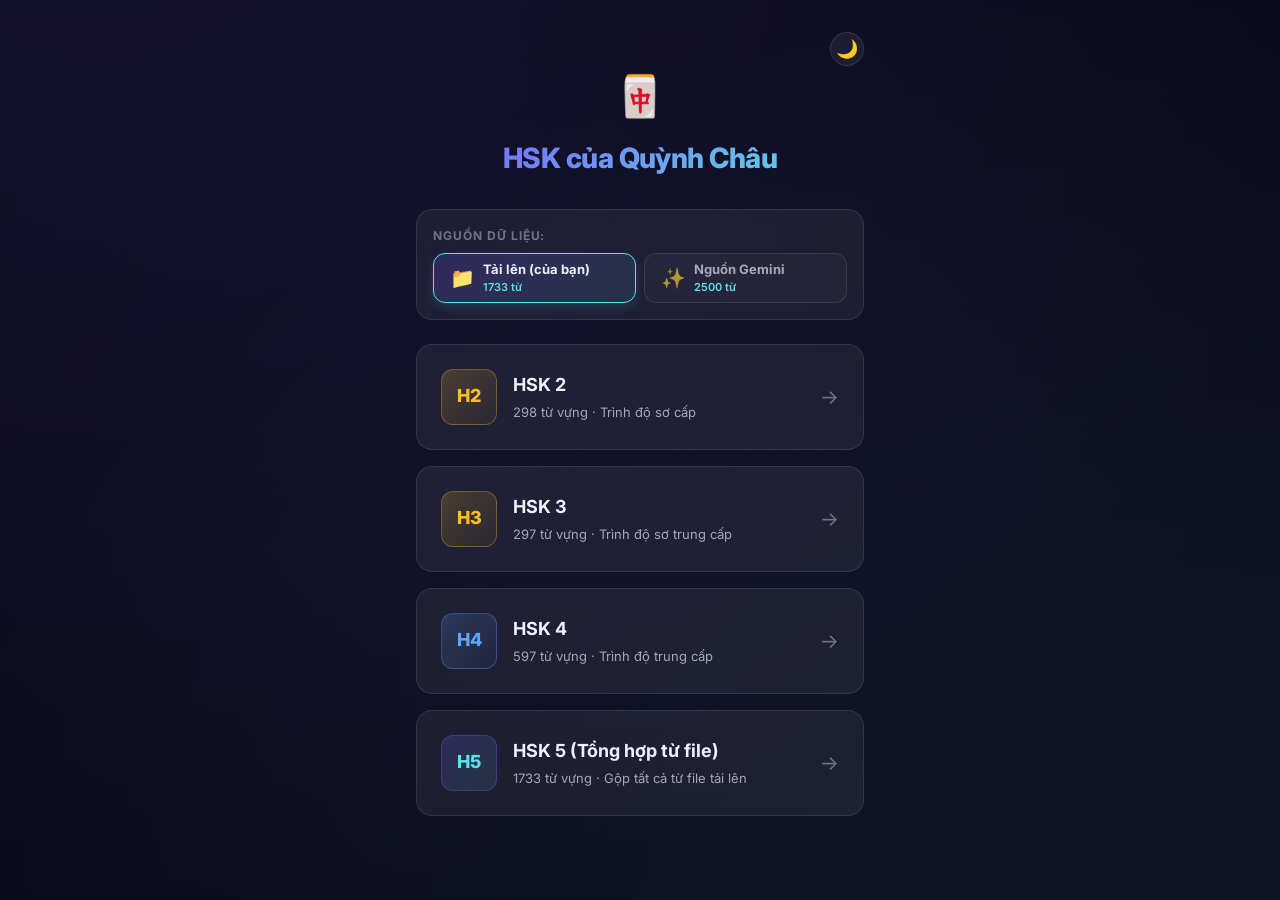
<file: index.html>
<!DOCTYPE html>
<html lang="vi">
<head>
  <meta charset="UTF-8">
  <meta name="viewport" content="width=device-width, initial-scale=1.0, maximum-scale=1.0, user-scalable=no">
  <meta name="description" content="Ứng dụng luyện từ vựng HSK - Học tiếng Trung qua quiz tương tác">
  <title>HSK Quiz - Luyện Từ Vựng Tiếng Trung</title>
  <link rel="stylesheet" href="styles.css">
  <link rel="icon" href="data:image/svg+xml,<svg xmlns='http://www.w3.org/2000/svg' viewBox='0 0 100 100'><text y='.9em' font-size='90'>🀄</text></svg>">
  <script src="theme.js"></script>
</head>
<body>
  <div class="app-container">
    <header class="app-header" style="position: relative;">
      <button class="theme-toggle-btn" onclick="toggleTheme()" id="theme-btn" style="position: absolute; right: 0; top: var(--space-md);">☀️</button>
      <div class="app-logo">🀄</div>
      <h1 class="app-title">HSK của Quỳnh Châu</h1>
    </header>

    <main>
      <!-- Active Session Banner -->
      <div class="active-session-banner hidden" id="active-session-banner">
        <div class="active-session-header">
          <span class="active-session-badge">🎮 Lượt chơi dở</span>
          <span class="history-date" id="session-time-label"></span>
        </div>
        <div class="active-session-details" id="active-session-details">
          <!-- HSK 5 • Câu 14 (11 Đúng / 3 Sai) -->
        </div>
        <div class="active-session-actions">
          <button class="btn-primary btn-sm" onclick="resumeActiveSession()">▶️ Tiếp tục chơi</button>
          <button class="btn-secondary btn-sm" onclick="discardActiveSession()">✖️ Xóa lượt này</button>
        </div>
      </div>

      <!-- Data Source Selector -->
      <div class="source-selector-container">
        <div class="source-selector-title">Nguồn dữ liệu:</div>
        <div class="source-tabs">
          <button class="source-tab active" id="tab-custom" onclick="selectSource('custom')">
            <span class="source-tab-icon">📁</span>
            <div class="source-tab-info">
              <span class="source-tab-name">Tải lên (của bạn)</span>
              <span class="source-tab-desc" id="custom-count-label">1,733 từ</span>
            </div>
          </button>
          <button class="source-tab" id="tab-gemini" onclick="selectSource('gemini')">
            <span class="source-tab-icon">✨</span>
            <div class="source-tab-info">
              <span class="source-tab-name">Nguồn Gemini</span>
              <span class="source-tab-desc" id="gemini-count-label">2,176 từ</span>
            </div>
          </button>
        </div>
      </div>

      <!-- Level Cards -->
      <div class="level-grid" id="level-grid">
        <a class="level-card" href="#" onclick="navigateToQuiz('hsk2'); return false;" id="hsk2-card">
          <div class="level-badge hsk3">H2</div>
          <div class="level-info">
            <div class="level-name">HSK 2</div>
            <div class="level-desc" id="hsk2-desc">Trình độ sơ cấp</div>
          </div>
          <span class="level-arrow">→</span>
        </a>

        <a class="level-card" href="#" onclick="navigateToQuiz('hsk3'); return false;" id="hsk3-card">
          <div class="level-badge hsk3">H3</div>
          <div class="level-info">
            <div class="level-name">HSK 3</div>
            <div class="level-desc" id="hsk3-desc">Trình độ sơ trung cấp</div>
          </div>
          <span class="level-arrow">→</span>
        </a>

        <a class="level-card" href="#" onclick="navigateToQuiz('hsk4'); return false;" id="hsk4-card">
          <div class="level-badge hsk4">H4</div>
          <div class="level-info">
            <div class="level-name">HSK 4</div>
            <div class="level-desc" id="hsk4-desc">Trình độ trung cấp</div>
          </div>
          <span class="level-arrow">→</span>
        </a>

        <a class="level-card" href="#" onclick="navigateToQuiz('hsk5'); return false;" id="hsk5-card">
          <div class="level-badge hsk5">H5</div>
          <div class="level-info">
            <div class="level-name" id="hsk5-title">HSK 5 (Tổng hợp)</div>
            <div class="level-desc" id="hsk5-desc">Tất cả từ vựng · Trình độ cao cấp</div>
          </div>
          <span class="level-arrow">→</span>
        </a>
      </div>
    </main>
  </div>

  <script src="vocab_data.js"></script>
  <script src="gemini_hsk5_data.js"></script>
  <script>
    let activeSource = localStorage.getItem('hsk_data_source') || 'custom';

    function selectSource(source) {
      activeSource = source;
      localStorage.setItem('hsk_data_source', source);

      document.getElementById('tab-custom').classList.toggle('active', source === 'custom');
      document.getElementById('tab-gemini').classList.toggle('active', source === 'gemini');

      updateLevelDescriptions();
    }

    function updateLevelDescriptions() {
      if (activeSource === 'gemini') {
        document.getElementById('hsk5-title').textContent = 'HSK 5 (Nguồn Gemini)';
        if (typeof GEMINI_HSK5_DATA !== 'undefined') {
          document.getElementById('hsk5-desc').textContent = GEMINI_HSK5_DATA.length + ' từ vựng · HSK 5 Chuẩn từ Gemini';
        }
      } else {
        document.getElementById('hsk5-title').textContent = 'HSK 5 (Tổng hợp từ file)';
        if (typeof ALL_DATA !== 'undefined') {
          document.getElementById('hsk5-desc').textContent = ALL_DATA.length + ' từ vựng · Gộp tất cả từ file tải lên';
        }
      }

      if (typeof HSK2_DATA !== 'undefined') {
        document.getElementById('hsk2-desc').textContent = HSK2_DATA.length + ' từ vựng · Trình độ sơ cấp';
      }
      if (typeof HSK3_DATA !== 'undefined') {
        document.getElementById('hsk3-desc').textContent = HSK3_DATA.length + ' từ vựng · Trình độ sơ trung cấp';
      }
      if (typeof HSK4_DATA !== 'undefined') {
        document.getElementById('hsk4-desc').textContent = HSK4_DATA.length + ' từ vựng · Trình độ trung cấp';
      }
    }

    function navigateToQuiz(level) {
      window.location.href = `quiz.html?level=${level}&source=${activeSource}`;
    }

    function checkActiveSession() {
      try {
        const raw = localStorage.getItem('hsk_active_session');
        if (!raw) return;
        const data = JSON.parse(raw);
        if (data && data.questionCount > 0) {
          const banner = document.getElementById('active-session-banner');
          const details = document.getElementById('active-session-details');
          const timeLabel = document.getElementById('session-time-label');

          const levelName = data.level ? data.level.toUpperCase() : 'HSK';
          const sourceName = data.source === 'gemini' ? 'Gemini' : 'File tải lên';
          
          details.textContent = `${levelName} (${sourceName}) • Câu thứ ${data.questionCount} (${data.correctCount} Đúng / ${data.incorrectCount} Sai)`;
          
          if (data.lastUpdated) {
            const d = new Date(data.lastUpdated);
            timeLabel.textContent = `${d.getHours()}:${d.getMinutes() < 10 ? '0' : ''}${d.getMinutes()}`;
          }

          banner.classList.remove('hidden');
        }
      } catch (e) {
        console.error('Error checking active session:', e);
      }
    }

    function resumeActiveSession() {
      const raw = localStorage.getItem('hsk_active_session');
      if (raw) {
        const data = JSON.parse(raw);
        window.location.href = `quiz.html?level=${data.level || 'hsk5'}&source=${data.source || 'custom'}&resume=1`;
      }
    }

    function discardActiveSession() {
      localStorage.removeItem('hsk_active_session');
      document.getElementById('active-session-banner').classList.add('hidden');
    }

    document.addEventListener('DOMContentLoaded', () => {
      // Set initial counts in source selector tabs
      if (typeof ALL_DATA !== 'undefined') {
        document.getElementById('custom-count-label').textContent = ALL_DATA.length + ' từ';
      }
      if (typeof GEMINI_HSK5_DATA !== 'undefined') {
        document.getElementById('gemini-count-label').textContent = GEMINI_HSK5_DATA.length + ' từ';
      }
      selectSource(activeSource);
      checkActiveSession();
    });
  </script>
</body>
</html>
</file>
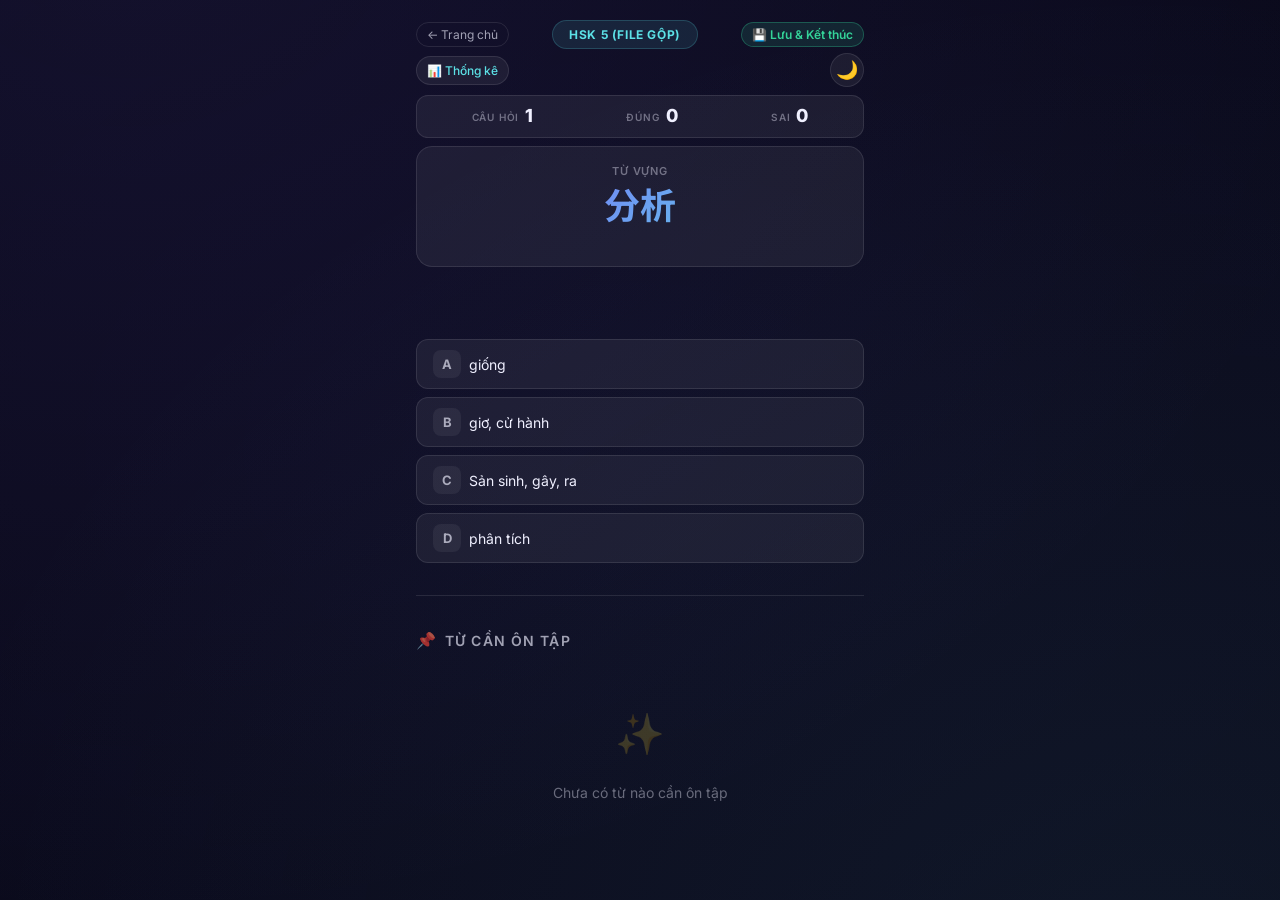
<file: quiz.html>
<!DOCTYPE html>
<html lang="vi">
<head>
  <meta charset="UTF-8">
  <meta name="viewport" content="width=device-width, initial-scale=1.0, maximum-scale=1.0, user-scalable=no">
  <meta name="description" content="Quiz từ vựng HSK - Luyện tập từ vựng tiếng Trung">
  <title>HSK Quiz - Luyện Từ Vựng</title>
  <link rel="stylesheet" href="styles.css">
  <link rel="icon" href="data:image/svg+xml,<svg xmlns='http://www.w3.org/2000/svg' viewBox='0 0 100 100'><text y='.9em' font-size='90'>🀄</text></svg>">
  <script src="theme.js"></script>
</head>
<body>
  <div class="app-container">
    <!-- Header -->
    <div class="quiz-header">
      <button class="back-btn" onclick="window.location.href='index.html'" id="back-btn">
        ← Trang chủ
      </button>
      <span class="quiz-level-badge" id="quiz-level-badge">HSK 5</span>
      <button class="btn-save-session" onclick="finishAndSaveSession()" id="save-session-btn" title="Lưu phiên chơi vào lịch sử">
        💾 Lưu & Kết thúc
      </button>
      <a class="stats-link" href="stats.html" id="stats-link">
        📊 Thống kê
      </a>
      <button class="theme-toggle-btn" onclick="toggleTheme()" id="theme-btn">☀️</button>
    </div>

    <!-- Quiz Area -->
    <div id="quiz-area">
      <!-- Score Bar -->
      <div class="score-bar" id="score-bar">
        <div class="score-item">
          <span class="score-label">Câu hỏi</span>
          <span class="score-value" id="question-number">1</span>
        </div>
        <div class="score-item">
          <span class="score-label">Đúng</span>
          <span class="score-value correct-text" id="correct-count">0</span>
        </div>
        <div class="score-item">
          <span class="score-label">Sai</span>
          <span class="score-value incorrect-text" id="incorrect-count">0</span>
        </div>
      </div>

      <!-- Question -->
      <div class="question-card" id="question-card">
        <div class="question-label">Từ vựng</div>
        <div class="question-chinese" id="question-chinese">汉字</div>
        <div class="question-pinyin" id="question-pinyin">pīnyīn</div>
        <div class="question-type" id="question-type"></div>
      </div>

      <!-- Feedback + Next -->
      <div class="feedback-row" id="feedback-row">
        <div class="feedback" id="feedback"></div>
        <button class="btn-next hidden" id="next-btn" onclick="nextQuestion()">Tiếp →</button>
      </div>

      <!-- Choices -->
      <div class="choices-grid" id="choices-grid">
        <button class="choice-btn" id="choice-0" onclick="selectAnswer(0)">
          <span class="choice-letter">A</span>
          <span class="choice-text" id="choice-text-0"></span>
        </button>
        <button class="choice-btn" id="choice-1" onclick="selectAnswer(1)">
          <span class="choice-letter">B</span>
          <span class="choice-text" id="choice-text-1"></span>
        </button>
        <button class="choice-btn" id="choice-2" onclick="selectAnswer(2)">
          <span class="choice-letter">C</span>
          <span class="choice-text" id="choice-text-2"></span>
        </button>
        <button class="choice-btn" id="choice-3" onclick="selectAnswer(3)">
          <span class="choice-letter">D</span>
          <span class="choice-text" id="choice-text-3"></span>
        </button>
      </div>


    </div>

    <!-- Divider -->
    <div class="divider"></div>

    <!-- Marked Words Section -->
    <div class="marked-section" id="marked-section">
      <div class="section-title">
        <span class="icon">📌</span>
        Từ cần ôn tập
      </div>
      <div id="marked-content">
        <!-- Filled by JS -->
      </div>
    </div>
  </div>

  <script src="vocab_data.js"></script>
  <script src="gemini_hsk5_data.js"></script>
  <script src="app.js"></script>
</body>
</html>
</file>
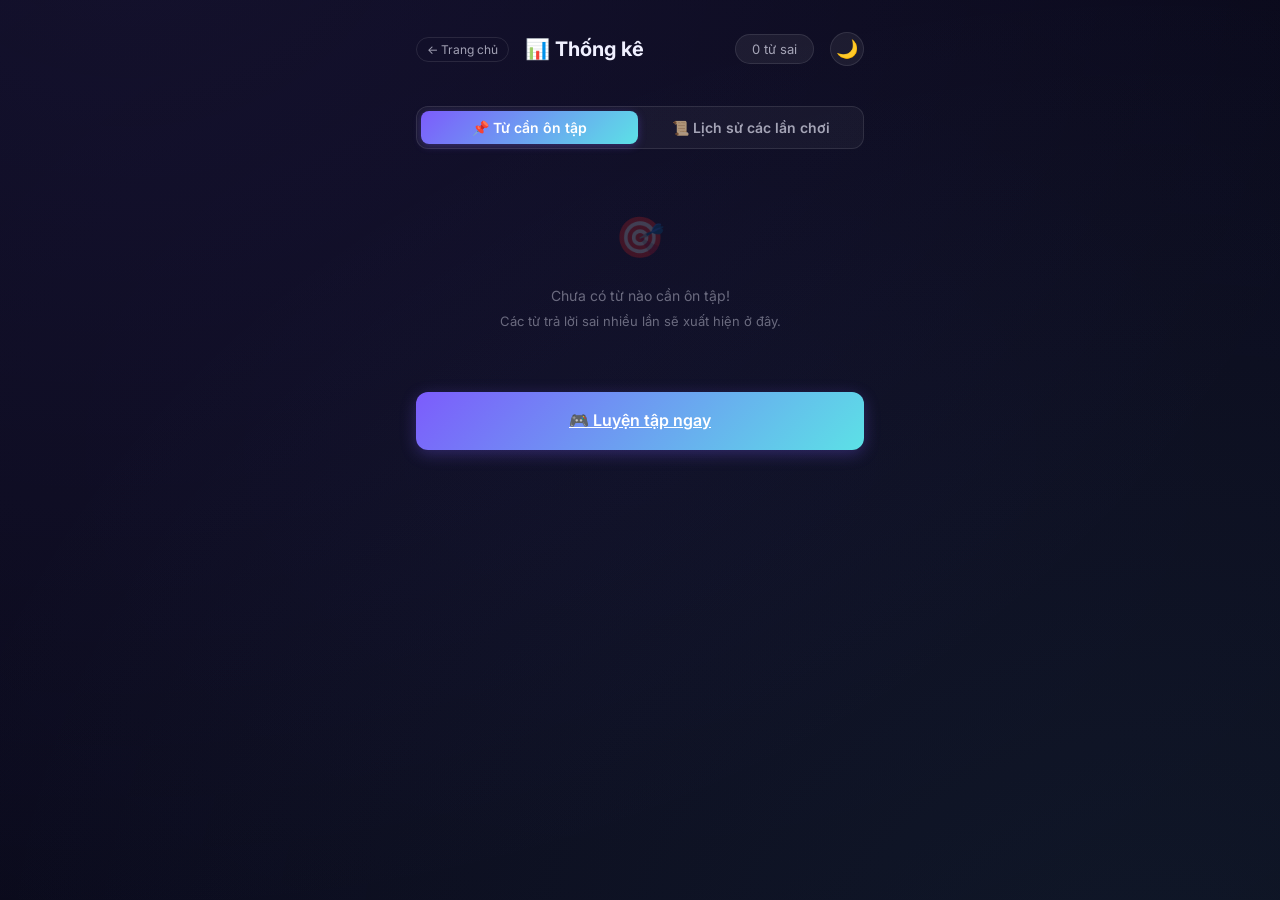
<file: stats.html>
<!DOCTYPE html>
<html lang="vi">
<head>
  <meta charset="UTF-8">
  <meta name="viewport" content="width=device-width, initial-scale=1.0, maximum-scale=1.0, user-scalable=no">
  <meta name="description" content="Thống kê từ vựng HSK & Lịch sử các lần chơi">
  <title>Thống kê & Lịch sử - HSK Quiz</title>
  <link rel="stylesheet" href="styles.css">
  <link rel="icon" href="data:image/svg+xml,<svg xmlns='http://www.w3.org/2000/svg' viewBox='0 0 100 100'><text y='.9em' font-size='90'>🀄</text></svg>">
  <script src="theme.js"></script>
</head>
<body>
  <div class="app-container">
    <!-- Header -->
    <div class="stats-header">
      <button class="back-btn" onclick="window.location.href='index.html'" id="stats-back-btn">
        ← Trang chủ
      </button>
      <h1 class="stats-title">📊 Thống kê</h1>
      <span class="stats-count" id="stats-total">0 từ</span>
      <button class="theme-toggle-btn" onclick="toggleTheme()" id="theme-btn">☀️</button>
    </div>

    <!-- Navigation Tabs -->
    <div class="stats-nav-tabs">
      <button class="stats-nav-tab active" id="tab-btn-marked" onclick="switchStatsTab('marked')">
        📌 Từ cần ôn tập
      </button>
      <button class="stats-nav-tab" id="tab-btn-history" onclick="switchStatsTab('history')">
        📜 Lịch sử các lần chơi
      </button>
    </div>

    <!-- View 1: Marked Words -->
    <div id="marked-view">
      <!-- Stats List -->
      <div class="stats-list" id="stats-list">
        <!-- Filled by JS -->
      </div>

      <!-- Empty State -->
      <div class="empty-state hidden" id="empty-state">
        <div class="empty-icon">🎯</div>
        <p>Chưa có từ nào cần ôn tập!</p>
        <p style="font-size: 0.8125rem;">Các từ trả lời sai nhiều lần sẽ xuất hiện ở đây.</p>
      </div>

      <!-- Actions -->
      <div class="stats-actions" id="stats-actions">
        <button class="btn-danger" onclick="confirmClearAll()" id="clear-all-btn">
          🗑️ Xóa tất cả từ sai
        </button>
        <a class="btn-primary" href="quiz.html" id="start-quiz-btn">
          🎮 Luyện tập ngay
        </a>
      </div>
    </div>

    <!-- View 2: Play History -->
    <div id="history-view" class="hidden">
      <div class="history-list" id="history-list">
        <!-- Filled by JS -->
      </div>

      <!-- History Empty State -->
      <div class="empty-state hidden" id="history-empty-state">
        <div class="empty-icon">📜</div>
        <p>Chưa có lượt chơi nào được lưu!</p>
        <p style="font-size: 0.8125rem;">Khi bạn kết thúc lượt chơi, kết quả và các từ bạn chọn sai sẽ lưu ở đây.</p>
      </div>

      <div class="stats-actions" id="history-actions">
        <button class="btn-danger" onclick="confirmClearHistory()" id="clear-history-btn">
          🗑️ Xóa lịch sử chơi
        </button>
        <a class="btn-primary" href="quiz.html">
          🎮 Bắt đầu lượt chơi mới
        </a>
      </div>
    </div>
  </div>

  <!-- Confirm Dialog -->
  <div class="dialog-overlay hidden" id="confirm-dialog">
    <div class="dialog-box">
      <div class="dialog-icon" id="dialog-icon">⚠️</div>
      <div class="dialog-title" id="dialog-title">Xóa tất cả?</div>
      <div class="dialog-message" id="dialog-message">Bạn có chắc muốn xóa? Hành động này không thể hoàn tác.</div>
      <div class="dialog-buttons">
        <button class="btn-secondary" onclick="closeDialog()" id="cancel-clear-btn">Hủy</button>
        <button class="btn-danger" onclick="executePendingAction()" id="confirm-clear-btn">Xóa hết</button>
      </div>
    </div>
  </div>

  <script src="vocab_data.js"></script>
  <script src="gemini_hsk5_data.js"></script>
  <script src="stats.js"></script>
</body>
</html>
</file>
<file: styles.css>
@import url('https://fonts.googleapis.com/css2?family=Inter:wght@300;400;500;600;700;800&family=Noto+Sans+SC:wght@400;500;700&display=swap');

/* ============================================
   Design Tokens
   ============================================ */
:root {
  /* Colors (Dark Theme Default) */
  --bg-primary: #0a0a1a;
  --bg-secondary: #12122a;
  --bg-card: rgba(255, 255, 255, 0.04);
  --bg-card-hover: rgba(255, 255, 255, 0.08);
  --bg-glass: rgba(255, 255, 255, 0.06);
  --bg-glass-border: rgba(255, 255, 255, 0.1);

  --text-primary: #f0f0ff;
  --text-secondary: rgba(240, 240, 255, 0.65);
  --text-muted: rgba(240, 240, 255, 0.4);

  --accent-primary: #7c5cfc;
  --accent-secondary: #5ce1e6;
  --accent-gradient: linear-gradient(135deg, #7c5cfc, #5ce1e6);
  --accent-gradient-hover: linear-gradient(135deg, #9078ff, #72eef3);

  --correct: #34d399;
  --correct-bg: rgba(52, 211, 153, 0.12);
  --correct-border: rgba(52, 211, 153, 0.3);

  --incorrect: #f87171;
  --incorrect-bg: rgba(248, 113, 113, 0.12);
  --incorrect-border: rgba(248, 113, 113, 0.3);

  --warning: #fbbf24;

  /* Spacing */
  --space-xs: 4px;
  --space-sm: 8px;
  --space-md: 16px;
  --space-lg: 24px;
  --space-xl: 32px;
  --space-2xl: 48px;

  /* Radius */
  --radius-sm: 8px;
  --radius-md: 12px;
  --radius-lg: 16px;
  --radius-xl: 20px;
  --radius-full: 9999px;

  /* Shadows */
  --shadow-sm: 0 2px 8px rgba(0, 0, 0, 0.3);
  --shadow-md: 0 4px 16px rgba(0, 0, 0, 0.4);
  --shadow-lg: 0 8px 32px rgba(0, 0, 0, 0.5);
  --shadow-glow: 0 0 20px rgba(124, 92, 252, 0.3);

  /* Transitions */
  --transition-fast: 150ms ease;
  --transition-base: 250ms ease;
  --transition-slow: 400ms cubic-bezier(0.4, 0, 0.2, 1);
}

/* Light Theme Overrides */
[data-theme="light"] {
  --bg-primary: #f1f5f9;
  --bg-secondary: #ffffff;
  --bg-card: rgba(255, 255, 255, 0.85);
  --bg-card-hover: rgba(255, 255, 255, 0.95);
  --bg-glass: rgba(255, 255, 255, 0.75);
  --bg-glass-border: rgba(0, 0, 0, 0.08);

  --text-primary: #0f172a;
  --text-secondary: #475569;
  --text-muted: #64748b;

  --accent-primary: #6366f1;
  --accent-secondary: #0ea5e9;
  --accent-gradient: linear-gradient(135deg, #6366f1, #0ea5e9);
  --accent-gradient-hover: linear-gradient(135deg, #4f46e5, #0284c7);

  --correct: #059669;
  --correct-bg: rgba(16, 185, 129, 0.12);
  --correct-border: rgba(16, 185, 129, 0.35);

  --incorrect: #dc2626;
  --incorrect-bg: rgba(239, 68, 68, 0.12);
  --incorrect-border: rgba(239, 68, 68, 0.35);

  --warning: #d97706;

  --shadow-sm: 0 2px 8px rgba(0, 0, 0, 0.06);
  --shadow-md: 0 4px 16px rgba(0, 0, 0, 0.08);
  --shadow-lg: 0 8px 32px rgba(0, 0, 0, 0.12);
  --shadow-glow: 0 0 20px rgba(99, 102, 241, 0.15);
}

/* Pink Sakura Theme Overrides */
[data-theme="pink"] {
  --bg-primary: #fff0f5;
  --bg-secondary: #fff8fa;
  --bg-card: rgba(255, 235, 243, 0.8);
  --bg-card-hover: rgba(255, 220, 235, 0.95);
  --bg-glass: rgba(255, 240, 246, 0.85);
  --bg-glass-border: rgba(244, 114, 182, 0.25);

  --text-primary: #831843;
  --text-secondary: #9d174d;
  --text-muted: #be185d;

  --accent-primary: #ec4899;
  --accent-secondary: #f43f5e;
  --accent-gradient: linear-gradient(135deg, #ec4899, #f43f5e);
  --accent-gradient-hover: linear-gradient(135deg, #db2777, #e11d48);

  --correct: #059669;
  --correct-bg: rgba(16, 185, 129, 0.15);
  --correct-border: rgba(16, 185, 129, 0.35);

  --incorrect: #e11d48;
  --incorrect-bg: rgba(244, 63, 94, 0.15);
  --incorrect-border: rgba(244, 63, 94, 0.35);

  --warning: #d97706;

  --shadow-sm: 0 2px 8px rgba(244, 114, 182, 0.15);
  --shadow-md: 0 4px 16px rgba(244, 114, 182, 0.2);
  --shadow-lg: 0 8px 32px rgba(244, 114, 182, 0.25);
  --shadow-glow: 0 0 20px rgba(236, 72, 153, 0.3);
}

/* Theme Toggle Button */
.theme-toggle-btn {
  display: inline-flex;
  align-items: center;
  justify-content: center;
  width: 34px;
  height: 34px;
  border-radius: var(--radius-full);
  background: var(--bg-glass);
  border: 1px solid var(--bg-glass-border);
  color: var(--text-primary);
  font-size: 1.125rem;
  cursor: pointer;
  transition: all var(--transition-fast);
}

.theme-toggle-btn:hover {
  background: var(--bg-card-hover);
  transform: scale(1.08);
}

/* ============================================
   Reset & Base
   ============================================ */
*, *::before, *::after {
  box-sizing: border-box;
  margin: 0;
  padding: 0;
}

html {
  font-size: 16px;
  -webkit-text-size-adjust: 100%;
}

body {
  font-family: 'Inter', -apple-system, BlinkMacSystemFont, sans-serif;
  background: var(--bg-primary);
  color: var(--text-primary);
  min-height: 100dvh;
  overflow-x: hidden;
  line-height: 1.6;
  -webkit-font-smoothing: antialiased;
}

/* Animated background */
body::before {
  content: '';
  position: fixed;
  top: -50%;
  left: -50%;
  width: 200%;
  height: 200%;
  background: radial-gradient(ellipse at 30% 20%, rgba(124, 92, 252, 0.08) 0%, transparent 50%),
              radial-gradient(ellipse at 70% 80%, rgba(92, 225, 230, 0.06) 0%, transparent 50%),
              radial-gradient(ellipse at 50% 50%, rgba(124, 92, 252, 0.03) 0%, transparent 70%);
  animation: bgFloat 20s ease-in-out infinite;
  pointer-events: none;
  z-index: 0;
}

@keyframes bgFloat {
  0%, 100% { transform: translate(0, 0) rotate(0deg); }
  33% { transform: translate(2%, -1%) rotate(1deg); }
  66% { transform: translate(-1%, 2%) rotate(-1deg); }
}

/* ============================================
   Layout
   ============================================ */
.app-container {
  position: relative;
  z-index: 1;
  max-width: 480px;
  margin: 0 auto;
  padding: var(--space-md);
  min-height: 100dvh;
}

/* ============================================
   Header
   ============================================ */
.app-header {
  text-align: center;
  padding: var(--space-2xl) 0 var(--space-lg);
}

.app-logo {
  font-size: 2.5rem;
  margin-bottom: var(--space-sm);
  animation: logoFloat 3s ease-in-out infinite;
}

@keyframes logoFloat {
  0%, 100% { transform: translateY(0); }
  50% { transform: translateY(-6px); }
}

.app-title {
  font-size: 1.75rem;
  font-weight: 800;
  background: var(--accent-gradient);
  -webkit-background-clip: text;
  -webkit-text-fill-color: transparent;
  background-clip: text;
  letter-spacing: -0.02em;
  margin-bottom: var(--space-xs);
}

.app-subtitle {
  font-size: 0.875rem;
  color: var(--text-secondary);
  font-weight: 400;
}

/* ============================================
   Glass Card
   ============================================ */
.glass-card {
  background: var(--bg-glass);
  border: 1px solid var(--bg-glass-border);
  border-radius: var(--radius-lg);
  padding: var(--space-lg);
  backdrop-filter: blur(20px);
  -webkit-backdrop-filter: blur(20px);
  transition: all var(--transition-base);
}

.glass-card:hover {
  background: var(--bg-card-hover);
  border-color: rgba(255, 255, 255, 0.15);
}

/* ============================================
   Data Source Selector
   ============================================ */
.source-selector-container {
  margin-bottom: var(--space-lg);
  background: var(--bg-glass);
  border: 1px solid var(--bg-glass-border);
  border-radius: var(--radius-lg);
  padding: var(--space-md);
  backdrop-filter: blur(20px);
}

.source-selector-title {
  font-size: 0.75rem;
  font-weight: 700;
  text-transform: uppercase;
  letter-spacing: 0.08em;
  color: var(--text-muted);
  margin-bottom: var(--space-sm);
}

.source-tabs {
  display: grid;
  grid-template-columns: 1fr 1fr;
  gap: var(--space-sm);
}

.source-tab {
  display: flex;
  align-items: center;
  gap: var(--space-sm);
  padding: var(--space-sm) var(--space-md);
  background: rgba(255, 255, 255, 0.03);
  border: 1.5px solid var(--bg-glass-border);
  border-radius: var(--radius-md);
  color: var(--text-secondary);
  font-family: inherit;
  cursor: pointer;
  transition: all var(--transition-fast);
  text-align: left;
}

.source-tab:hover {
  border-color: rgba(124, 92, 252, 0.3);
  background: rgba(124, 92, 252, 0.05);
}

.source-tab.active {
  border-color: var(--accent-secondary);
  background: linear-gradient(135deg, rgba(124, 92, 252, 0.2), rgba(92, 225, 230, 0.1));
  color: var(--text-primary);
  box-shadow: 0 4px 12px rgba(92, 225, 230, 0.15);
}

.source-tab-icon {
  font-size: 1.25rem;
}

.source-tab-info {
  display: flex;
  flex-direction: column;
}

.source-tab-name {
  font-size: 0.8125rem;
  font-weight: 700;
  line-height: 1.2;
}

.source-tab-desc {
  font-size: 0.6875rem;
  color: var(--accent-secondary);
  font-weight: 600;
  margin-top: 2px;
}

/* ============================================
   HSK Level Cards (Main Screen)
   ============================================ */
.level-grid {
  display: flex;
  flex-direction: column;
  gap: var(--space-md);
  margin-top: var(--space-md);
}

.level-card {
  display: flex;
  align-items: center;
  gap: var(--space-md);
  padding: var(--space-lg);
  background: var(--bg-glass);
  border: 1px solid var(--bg-glass-border);
  border-radius: var(--radius-lg);
  cursor: pointer;
  transition: all var(--transition-base);
  text-decoration: none;
  color: inherit;
  position: relative;
  overflow: hidden;
}

.level-card::before {
  content: '';
  position: absolute;
  top: 0;
  left: 0;
  right: 0;
  bottom: 0;
  background: var(--accent-gradient);
  opacity: 0;
  transition: opacity var(--transition-base);
}

.level-card:hover::before,
.level-card:active::before {
  opacity: 0.06;
}

.level-card:hover {
  transform: translateY(-2px);
  border-color: rgba(124, 92, 252, 0.3);
  box-shadow: var(--shadow-glow);
}

.level-card:active {
  transform: translateY(0) scale(0.98);
}

.level-card.disabled {
  opacity: 0.4;
  cursor: not-allowed;
  pointer-events: none;
}

.level-badge {
  width: 56px;
  height: 56px;
  border-radius: var(--radius-md);
  display: flex;
  align-items: center;
  justify-content: center;
  font-weight: 800;
  font-size: 1.125rem;
  flex-shrink: 0;
  position: relative;
  z-index: 1;
}

.level-badge.hsk3 {
  background: linear-gradient(135deg, rgba(251, 191, 36, 0.2), rgba(251, 191, 36, 0.05));
  color: #fbbf24;
  border: 1px solid rgba(251, 191, 36, 0.3);
}

.level-badge.hsk4 {
  background: linear-gradient(135deg, rgba(96, 165, 250, 0.2), rgba(96, 165, 250, 0.05));
  color: #60a5fa;
  border: 1px solid rgba(96, 165, 250, 0.3);
}

.level-badge.hsk5 {
  background: linear-gradient(135deg, rgba(124, 92, 252, 0.2), rgba(92, 225, 230, 0.1));
  color: var(--accent-secondary);
  border: 1px solid rgba(124, 92, 252, 0.3);
}

.level-info {
  flex: 1;
  position: relative;
  z-index: 1;
}

.level-name {
  font-size: 1.125rem;
  font-weight: 700;
  margin-bottom: 2px;
}

.level-desc {
  font-size: 0.8125rem;
  color: var(--text-secondary);
}

.level-arrow {
  font-size: 1.25rem;
  color: var(--text-muted);
  position: relative;
  z-index: 1;
  transition: transform var(--transition-base);
}

.level-card:hover .level-arrow {
  transform: translateX(4px);
  color: var(--accent-primary);
}

.coming-soon-tag {
  font-size: 0.625rem;
  font-weight: 600;
  text-transform: uppercase;
  letter-spacing: 0.08em;
  color: var(--warning);
  background: rgba(251, 191, 36, 0.1);
  border: 1px solid rgba(251, 191, 36, 0.2);
  padding: 2px 8px;
  border-radius: var(--radius-full);
  position: relative;
  z-index: 1;
}

/* ============================================
   Quiz Screen
   ============================================ */
.quiz-header {
  display: flex;
  align-items: center;
  justify-content: space-between;
  padding: var(--space-xs) 0;
  margin-bottom: var(--space-xs);
  gap: 4px;
  flex-wrap: wrap;
}

.back-btn {
  display: flex;
  align-items: center;
  gap: 4px;
  background: none;
  border: 1px solid var(--bg-glass-border);
  color: var(--text-secondary);
  font-size: 0.75rem;
  padding: 4px 10px;
  border-radius: var(--radius-full);
  cursor: pointer;
  transition: all var(--transition-fast);
  font-family: inherit;
}

.back-btn:hover {
  border-color: var(--accent-primary);
  color: var(--text-primary);
  background: rgba(124, 92, 252, 0.1);
}

.stats-link {
  display: flex;
  align-items: center;
  gap: 4px;
  background: var(--bg-glass);
  border: 1px solid var(--bg-glass-border);
  color: var(--accent-secondary);
  font-size: 0.75rem;
  font-weight: 500;
  padding: 4px 10px;
  border-radius: var(--radius-full);
  cursor: pointer;
  transition: all var(--transition-fast);
  text-decoration: none;
  font-family: inherit;
}

.stats-link:hover {
  background: rgba(92, 225, 230, 0.1);
  border-color: var(--accent-secondary);
}

/* Progress */
.progress-section {
  margin-bottom: var(--space-lg);
}

.progress-info {
  display: flex;
  justify-content: space-between;
  align-items: center;
  margin-bottom: var(--space-sm);
}

.progress-label {
  font-size: 0.8125rem;
  color: var(--text-secondary);
  font-weight: 500;
}

.progress-count {
  font-size: 0.875rem;
  font-weight: 700;
  color: var(--accent-secondary);
}

.progress-bar {
  height: 6px;
  background: rgba(255, 255, 255, 0.06);
  border-radius: var(--radius-full);
  overflow: hidden;
}

.progress-fill {
  height: 100%;
  background: var(--accent-gradient);
  border-radius: var(--radius-full);
  transition: width var(--transition-slow);
  position: relative;
}

.progress-fill::after {
  content: '';
  position: absolute;
  top: 0;
  right: 0;
  width: 20px;
  height: 100%;
  background: rgba(255, 255, 255, 0.4);
  filter: blur(4px);
}

/* Question Card */
.question-card {
  background: var(--bg-glass);
  border: 1px solid var(--bg-glass-border);
  border-radius: var(--radius-lg);
  padding: var(--space-md) var(--space-sm);
  text-align: center;
  margin-bottom: var(--space-sm);
  position: relative;
  overflow: hidden;
  animation: cardIn 0.4s cubic-bezier(0.4, 0, 0.2, 1);
}

@keyframes cardIn {
  from {
    opacity: 0;
    transform: translateY(20px) scale(0.96);
  }
  to {
    opacity: 1;
    transform: translateY(0) scale(1);
  }
}

.question-label {
  font-size: 0.6875rem;
  text-transform: uppercase;
  letter-spacing: 0.08em;
  color: var(--text-muted);
  margin-bottom: 2px;
  font-weight: 600;
}

.question-chinese {
  font-family: 'Noto Sans SC', sans-serif;
  font-size: 2.25rem;
  font-weight: 700;
  margin-bottom: 2px;
  line-height: 1.15;
  background: var(--accent-gradient);
  -webkit-background-clip: text;
  -webkit-text-fill-color: transparent;
  background-clip: text;
}

.question-pinyin {
  font-size: 0.875rem;
  color: var(--accent-secondary);
  font-weight: 500;
  margin-bottom: 2px;
  opacity: 0;
  transform: translateY(-4px);
  transition: all var(--transition-base);
  min-height: 1.25rem;
}

.question-pinyin.show {
  opacity: 1;
  transform: translateY(0);
}

.question-type {
  font-size: 0.6875rem;
  color: var(--text-muted);
  font-style: italic;
}

/* Answer Choices */
.choices-grid {
  display: flex;
  flex-direction: column;
  gap: 8px;
  margin-bottom: var(--space-sm);
}

.choice-btn {
  display: flex;
  align-items: center;
  gap: var(--space-sm);
  width: 100%;
  padding: 10px var(--space-md);
  background: var(--bg-glass);
  border: 1.5px solid var(--bg-glass-border);
  border-radius: var(--radius-md);
  color: var(--text-primary);
  font-size: 0.875rem;
  font-family: inherit;
  cursor: pointer;
  transition: all var(--transition-fast);
  text-align: left;
  position: relative;
  overflow: hidden;
}

.choice-btn::before {
  content: '';
  position: absolute;
  top: 0;
  left: 0;
  right: 0;
  bottom: 0;
  opacity: 0;
  transition: opacity var(--transition-fast);
}

.choice-btn:hover:not(.disabled) {
  border-color: rgba(124, 92, 252, 0.4);
  background: rgba(124, 92, 252, 0.08);
  transform: translateX(4px);
}

.choice-btn:active:not(.disabled) {
  transform: translateX(2px) scale(0.99);
}

.choice-letter {
  width: 28px;
  height: 28px;
  border-radius: var(--radius-sm);
  display: flex;
  align-items: center;
  justify-content: center;
  font-weight: 700;
  font-size: 0.8125rem;
  background: rgba(255, 255, 255, 0.06);
  color: var(--text-secondary);
  flex-shrink: 0;
  transition: all var(--transition-fast);
}

.choice-btn:hover:not(.disabled) .choice-letter {
  background: rgba(124, 92, 252, 0.2);
  color: var(--accent-primary);
}

.choice-text {
  flex: 1;
}

/* Choice states */
.choice-btn.correct {
  border-color: var(--correct-border);
  background: var(--correct-bg);
  pointer-events: none;
}

.choice-btn.correct .choice-letter {
  background: rgba(52, 211, 153, 0.25);
  color: var(--correct);
}

.choice-btn.incorrect {
  border-color: var(--incorrect-border);
  background: var(--incorrect-bg);
  pointer-events: none;
}

.choice-btn.incorrect .choice-letter {
  background: rgba(248, 113, 113, 0.25);
  color: var(--incorrect);
}

.choice-btn.disabled {
  opacity: 0.4;
  pointer-events: none;
}

/* Feedback Message & Next Row */
.feedback-row {
  display: flex;
  gap: var(--space-sm);
  align-items: center;
  margin-bottom: var(--space-md);
  min-height: 48px;
}

.feedback {
  flex: 1;
  text-align: center;
  padding: var(--space-sm) var(--space-md);
  border-radius: var(--radius-md);
  font-weight: 600;
  font-size: 0.9375rem;
  animation: feedbackIn 0.3s ease;
  display: none;
}

@keyframes feedbackIn {
  from { opacity: 0; transform: scale(0.9); }
  to { opacity: 1; transform: scale(1); }
}

.feedback.show {
  display: block;
}

.feedback.correct {
  background: var(--correct-bg);
  border: 1px solid var(--correct-border);
  color: var(--correct);
}

.feedback.incorrect {
  background: var(--incorrect-bg);
  border: 1px solid var(--incorrect-border);
  color: var(--incorrect);
}

.btn-next {
  display: inline-flex;
  align-items: center;
  justify-content: center;
  padding: var(--space-sm) var(--space-md);
  background: var(--accent-gradient);
  color: white;
  border: none;
  border-radius: var(--radius-md);
  font-size: 0.875rem;
  font-weight: 600;
  font-family: inherit;
  cursor: pointer;
  white-space: nowrap;
  transition: all var(--transition-base);
  box-shadow: 0 4px 12px rgba(124, 92, 252, 0.3);
  height: 42px;
}

.btn-next:hover {
  background: var(--accent-gradient-hover);
  transform: translateY(-1px);
  box-shadow: 0 6px 16px rgba(124, 92, 252, 0.4);
}

.btn-next:active {
  transform: translateY(0) scale(0.98);
}

/* ============================================
   Summary (End of Quiz)
   ============================================ */
.summary-card {
  text-align: center;
  animation: cardIn 0.5s ease;
}

.summary-emoji {
  font-size: 4rem;
  margin-bottom: var(--space-md);
  animation: logoFloat 2s ease-in-out infinite;
}

.summary-title {
  font-size: 1.5rem;
  font-weight: 800;
  margin-bottom: var(--space-sm);
  background: var(--accent-gradient);
  -webkit-background-clip: text;
  -webkit-text-fill-color: transparent;
  background-clip: text;
}

.summary-score {
  font-size: 3rem;
  font-weight: 800;
  color: var(--text-primary);
  margin-bottom: var(--space-xs);
}

.summary-label {
  font-size: 0.875rem;
  color: var(--text-secondary);
  margin-bottom: var(--space-xl);
}

.summary-stats {
  display: grid;
  grid-template-columns: 1fr 1fr;
  gap: var(--space-md);
  margin-bottom: var(--space-xl);
}

.stat-item {
  background: rgba(255, 255, 255, 0.04);
  border-radius: var(--radius-md);
  padding: var(--space-md);
}

.stat-value {
  font-size: 1.5rem;
  font-weight: 700;
}

.stat-value.correct-text {
  color: var(--correct);
}

.stat-value.incorrect-text {
  color: var(--incorrect);
}

.stat-label {
  font-size: 0.75rem;
  color: var(--text-secondary);
  margin-top: 2px;
}

/* ============================================
   Buttons
   ============================================ */
.btn-primary {
  display: inline-flex;
  align-items: center;
  justify-content: center;
  gap: var(--space-sm);
  width: 100%;
  padding: var(--space-md) var(--space-xl);
  background: var(--accent-gradient);
  color: white;
  border: none;
  border-radius: var(--radius-md);
  font-size: 1rem;
  font-weight: 600;
  font-family: inherit;
  cursor: pointer;
  transition: all var(--transition-base);
  box-shadow: 0 4px 16px rgba(124, 92, 252, 0.3);
}

.btn-primary:hover {
  background: var(--accent-gradient-hover);
  transform: translateY(-2px);
  box-shadow: 0 6px 24px rgba(124, 92, 252, 0.4);
}

.btn-primary:active {
  transform: translateY(0) scale(0.98);
}

.btn-secondary {
  display: inline-flex;
  align-items: center;
  justify-content: center;
  gap: var(--space-sm);
  width: 100%;
  padding: var(--space-md) var(--space-xl);
  background: transparent;
  color: var(--text-primary);
  border: 1.5px solid var(--bg-glass-border);
  border-radius: var(--radius-md);
  font-size: 0.9375rem;
  font-weight: 500;
  font-family: inherit;
  cursor: pointer;
  transition: all var(--transition-base);
}

.btn-secondary:hover {
  border-color: var(--accent-primary);
  background: rgba(124, 92, 252, 0.08);
}

.btn-danger {
  display: inline-flex;
  align-items: center;
  justify-content: center;
  gap: var(--space-sm);
  width: 100%;
  padding: var(--space-md) var(--space-xl);
  background: rgba(248, 113, 113, 0.1);
  color: var(--incorrect);
  border: 1.5px solid var(--incorrect-border);
  border-radius: var(--radius-md);
  font-size: 0.9375rem;
  font-weight: 600;
  font-family: inherit;
  cursor: pointer;
  transition: all var(--transition-base);
}

.btn-danger:hover {
  background: rgba(248, 113, 113, 0.2);
  border-color: var(--incorrect);
}

.btn-group {
  display: flex;
  flex-direction: column;
  gap: var(--space-sm);
}

/* ============================================
   Marked Words Table (Quiz bottom)
   ============================================ */
.marked-section {
  margin-top: var(--space-xl);
}

.section-title {
  font-size: 0.875rem;
  font-weight: 600;
  color: var(--text-secondary);
  text-transform: uppercase;
  letter-spacing: 0.08em;
  margin-bottom: var(--space-md);
  display: flex;
  align-items: center;
  gap: var(--space-sm);
}

.section-title .icon {
  font-size: 1rem;
}

.marked-table {
  width: 100%;
  border-collapse: separate;
  border-spacing: 0 var(--space-xs);
}

.marked-table th {
  font-size: 0.6875rem;
  text-transform: uppercase;
  letter-spacing: 0.08em;
  color: var(--text-muted);
  font-weight: 600;
  padding: var(--space-sm) var(--space-md);
  text-align: left;
}

.marked-table td {
  padding: var(--space-sm) var(--space-md);
  background: rgba(255, 255, 255, 0.03);
  font-size: 0.875rem;
}

.marked-table tr td:first-child {
  border-radius: var(--radius-sm) 0 0 var(--radius-sm);
  font-family: 'Noto Sans SC', sans-serif;
  font-weight: 500;
  color: var(--accent-secondary);
}

.marked-table tr td:last-child {
  border-radius: 0 var(--radius-sm) var(--radius-sm) 0;
  color: var(--text-secondary);
  font-size: 0.8125rem;
}

.marked-table .wrong-count {
  color: var(--incorrect);
  font-weight: 600;
  font-size: 0.75rem;
}

.empty-state {
  text-align: center;
  padding: var(--space-xl) var(--space-md);
  color: var(--text-muted);
  font-size: 0.875rem;
}

.empty-state .empty-icon {
  font-size: 2.5rem;
  margin-bottom: var(--space-md);
  opacity: 0.5;
}

.empty-state p {
  margin-bottom: var(--space-xs);
}

/* ============================================
   Stats Screen
   ============================================ */
.stats-header {
  display: flex;
  align-items: center;
  gap: var(--space-md);
  padding: var(--space-md) 0;
  margin-bottom: var(--space-lg);
}

.stats-title {
  font-size: 1.25rem;
  font-weight: 700;
  flex: 1;
}

.stats-count {
  font-size: 0.8125rem;
  color: var(--text-secondary);
  background: var(--bg-glass);
  border: 1px solid var(--bg-glass-border);
  padding: var(--space-xs) var(--space-md);
  border-radius: var(--radius-full);
}

.stats-list {
  display: flex;
  flex-direction: column;
  gap: var(--space-sm);
  margin-bottom: var(--space-xl);
}

.stats-item {
  display: grid;
  grid-template-columns: auto 1fr auto;
  gap: var(--space-md);
  align-items: center;
  padding: var(--space-md) var(--space-lg);
  background: var(--bg-glass);
  border: 1px solid var(--bg-glass-border);
  border-radius: var(--radius-md);
  animation: cardIn 0.3s ease;
}

.stats-chinese {
  font-family: 'Noto Sans SC', sans-serif;
  font-size: 1.5rem;
  font-weight: 700;
  color: var(--accent-secondary);
  min-width: 60px;
}

.stats-detail {
  min-width: 0;
}

.stats-meaning {
  font-size: 0.875rem;
  color: var(--text-primary);
  margin-bottom: 2px;
}

.stats-pinyin {
  font-size: 0.8125rem;
  color: var(--text-secondary);
}

.stats-wrong {
  display: flex;
  flex-direction: column;
  align-items: center;
  gap: 2px;
}

.stats-wrong-count {
  font-size: 1.25rem;
  font-weight: 800;
  color: var(--incorrect);
}

.stats-wrong-label {
  font-size: 0.625rem;
  color: var(--text-muted);
  text-transform: uppercase;
  letter-spacing: 0.05em;
}

.stats-actions {
  margin-top: var(--space-lg);
  display: flex;
  flex-direction: column;
  gap: var(--space-sm);
}

/* ============================================
   Confirm Dialog
   ============================================ */
.dialog-overlay {
  position: fixed;
  top: 0;
  left: 0;
  right: 0;
  bottom: 0;
  background: rgba(0, 0, 0, 0.7);
  display: flex;
  align-items: center;
  justify-content: center;
  z-index: 1000;
  padding: var(--space-lg);
  animation: fadeIn 0.2s ease;
  backdrop-filter: blur(4px);
}

@keyframes fadeIn {
  from { opacity: 0; }
  to { opacity: 1; }
}

.dialog-box {
  background: var(--bg-secondary);
  border: 1px solid var(--bg-glass-border);
  border-radius: var(--radius-lg);
  padding: var(--space-xl);
  max-width: 320px;
  width: 100%;
  text-align: center;
  animation: dialogIn 0.3s cubic-bezier(0.4, 0, 0.2, 1);
}

@keyframes dialogIn {
  from { opacity: 0; transform: scale(0.9) translateY(10px); }
  to { opacity: 1; transform: scale(1) translateY(0); }
}

.dialog-icon {
  font-size: 2.5rem;
  margin-bottom: var(--space-md);
}

.dialog-title {
  font-size: 1.125rem;
  font-weight: 700;
  margin-bottom: var(--space-sm);
}

.dialog-message {
  font-size: 0.875rem;
  color: var(--text-secondary);
  margin-bottom: var(--space-xl);
}

.dialog-buttons {
  display: flex;
  gap: var(--space-sm);
}

.dialog-buttons .btn-secondary,
.dialog-buttons .btn-danger {
  flex: 1;
}

/* ============================================
   Divider
   ============================================ */
.divider {
  height: 1px;
  background: var(--bg-glass-border);
  margin: var(--space-xl) 0;
}

/* ============================================
   Animations
   ============================================ */
.fade-in {
  animation: fadeIn 0.3s ease;
}

.slide-up {
  animation: cardIn 0.4s ease;
}

/* Shake animation for wrong answer */
@keyframes shake {
  0%, 100% { transform: translateX(0); }
  20% { transform: translateX(-6px); }
  40% { transform: translateX(6px); }
  60% { transform: translateX(-4px); }
  80% { transform: translateX(4px); }
}

.shake {
  animation: shake 0.4s ease;
}

/* Pulse animation for correct */
@keyframes pulse {
  0% { transform: scale(1); }
  50% { transform: scale(1.02); }
  100% { transform: scale(1); }
}

.pulse {
  animation: pulse 0.3s ease;
}

/* ============================================
   Scrollbar
   ============================================ */
::-webkit-scrollbar {
  width: 4px;
}

::-webkit-scrollbar-track {
  background: transparent;
}

::-webkit-scrollbar-thumb {
  background: rgba(255, 255, 255, 0.1);
  border-radius: var(--radius-full);
}

::-webkit-scrollbar-thumb:hover {
  background: rgba(255, 255, 255, 0.2);
}

/* ============================================
   Score Bar
   ============================================ */
.score-bar {
  display: flex;
  justify-content: space-around;
  align-items: center;
  gap: var(--space-md);
  margin-bottom: var(--space-sm);
  padding: 6px var(--space-md);
  background: var(--bg-glass);
  border: 1px solid var(--bg-glass-border);
  border-radius: var(--radius-md);
}

.score-item {
  display: flex;
  align-items: center;
  gap: 6px;
}

.score-label {
  font-size: 0.625rem;
  text-transform: uppercase;
  letter-spacing: 0.08em;
  color: var(--text-muted);
  font-weight: 600;
}

.score-value {
  font-size: 1.125rem;
  font-weight: 800;
  color: var(--text-primary);
}

/* ============================================
   Next Button
   ============================================ */
.next-btn {
  margin-top: var(--space-md);
  animation: fadeIn 0.3s ease;
}

/* ============================================
   Quiz Level Badge
   ============================================ */
.quiz-level-badge {
  font-size: 0.75rem;
  font-weight: 700;
  text-transform: uppercase;
  letter-spacing: 0.05em;
  color: var(--accent-secondary);
  background: rgba(92, 225, 230, 0.1);
  border: 1px solid rgba(92, 225, 230, 0.2);
  padding: var(--space-xs) var(--space-md);
  border-radius: var(--radius-full);
}

/* ============================================
   Responsive
   ============================================ */
/* ============================================
   Active Session Banner (Main Screen)
   ============================================ */
.active-session-banner {
  background: linear-gradient(135deg, rgba(124, 92, 252, 0.15), rgba(92, 225, 230, 0.1));
  border: 1px solid rgba(124, 92, 252, 0.4);
  border-radius: var(--radius-lg);
  padding: var(--space-md);
  margin-bottom: var(--space-lg);
  backdrop-filter: blur(10px);
  animation: cardIn 0.3s ease;
}

.active-session-header {
  display: flex;
  align-items: center;
  justify-content: space-between;
  margin-bottom: var(--space-xs);
}

.active-session-badge {
  font-size: 0.75rem;
  font-weight: 700;
  text-transform: uppercase;
  letter-spacing: 0.05em;
  color: var(--accent-secondary);
}

.active-session-details {
  font-size: 0.875rem;
  color: var(--text-primary);
  font-weight: 600;
  margin-bottom: var(--space-md);
}

.active-session-actions {
  display: flex;
  gap: var(--space-sm);
}

.btn-sm {
  padding: var(--space-xs) var(--space-md) !important;
  font-size: 0.8125rem !important;
  border-radius: var(--radius-md) !important;
}

/* ============================================
   Stats Navigation Tabs
   ============================================ */
.stats-nav-tabs {
  display: grid;
  grid-template-columns: 1fr 1fr;
  gap: var(--space-xs);
  background: rgba(255, 255, 255, 0.04);
  border: 1px solid var(--bg-glass-border);
  border-radius: var(--radius-md);
  padding: 4px;
  margin-bottom: var(--space-lg);
}

.stats-nav-tab {
  padding: var(--space-sm) var(--space-md);
  background: transparent;
  border: none;
  border-radius: var(--radius-sm);
  color: var(--text-secondary);
  font-size: 0.875rem;
  font-weight: 600;
  font-family: inherit;
  cursor: pointer;
  transition: all var(--transition-fast);
  text-align: center;
}

.stats-nav-tab.active {
  background: var(--accent-gradient);
  color: white;
  box-shadow: 0 2px 8px rgba(124, 92, 252, 0.3);
}

/* ============================================
   Play History Cards
   ============================================ */
.history-list {
  display: flex;
  flex-direction: column;
  gap: var(--space-md);
  margin-bottom: var(--space-xl);
}

.history-card {
  background: var(--bg-glass);
  border: 1px solid var(--bg-glass-border);
  border-radius: var(--radius-lg);
  padding: var(--space-md);
  backdrop-filter: blur(10px);
}

.history-card-header {
  display: flex;
  justify-content: space-between;
  align-items: center;
  margin-bottom: var(--space-xs);
}

.history-date {
  font-size: 0.75rem;
  color: var(--text-muted);
}

.history-level {
  font-size: 0.75rem;
  font-weight: 700;
  color: var(--accent-secondary);
  background: rgba(92, 225, 230, 0.1);
  padding: 2px 8px;
  border-radius: var(--radius-full);
}

.history-summary {
  display: flex;
  align-items: center;
  justify-content: space-between;
  margin-bottom: var(--space-sm);
}

.history-score-tag {
  font-size: 1rem;
  font-weight: 800;
}

.history-wrong-count-tag {
  font-size: 0.8125rem;
  color: var(--incorrect);
  font-weight: 600;
}

.history-wrong-title {
  font-size: 0.75rem;
  text-transform: uppercase;
  letter-spacing: 0.05em;
  color: var(--text-muted);
  font-weight: 700;
  margin-top: var(--space-xs);
  margin-bottom: var(--space-xs);
}

.history-wrong-items {
  display: flex;
  flex-wrap: wrap;
  gap: 6px;
}

.history-wrong-chip {
  background: rgba(248, 113, 113, 0.1);
  border: 1px solid rgba(248, 113, 113, 0.25);
  color: var(--text-primary);
  font-size: 0.8125rem;
  padding: 4px 10px;
  border-radius: var(--radius-sm);
  display: flex;
  align-items: center;
  gap: 6px;
}

.history-wrong-chip .chip-pinyin {
  font-size: 0.6875rem;
  color: var(--accent-secondary);
}

.history-wrong-chip .chip-meaning {
  font-size: 0.75rem;
  color: var(--text-secondary);
}

/* Save Session Button in Quiz Header */
.btn-save-session {
  display: inline-flex;
  align-items: center;
  gap: 4px;
  background: rgba(52, 211, 153, 0.12);
  border: 1px solid var(--correct-border);
  color: var(--correct);
  font-size: 0.75rem;
  font-weight: 600;
  padding: 4px 10px;
  border-radius: var(--radius-full);
  cursor: pointer;
  transition: all var(--transition-fast);
  font-family: inherit;
}

.btn-save-session:hover {
  background: rgba(52, 211, 153, 0.25);
}

/* Responsive tuning for compact mobile screen view */
@media (max-width: 480px) {
  .app-container {
    padding: var(--space-xs) var(--space-sm);
  }

  .quiz-header {
    padding: 2px 0;
    margin-bottom: 4px;
  }

  .score-bar {
    padding: 4px var(--space-sm);
    margin-bottom: 6px;
  }

  .score-value {
    font-size: 1rem;
  }

  .question-card {
    padding: var(--space-sm);
    margin-bottom: 6px;
  }

  .question-chinese {
    font-size: 2rem;
  }

  .question-pinyin {
    font-size: 0.8125rem;
    min-height: 1.125rem;
  }

  .choices-grid {
    gap: 6px;
    margin-bottom: 6px;
  }

  .choice-btn {
    padding: 8px var(--space-sm);
    font-size: 0.8125rem;
  }

  .feedback-row {
    min-height: 36px;
    margin-bottom: 4px;
  }

  .app-title {
    font-size: 1.375rem;
  }
}

/* Hidden utility */
.hidden {
  display: none !important;
}
</file>
